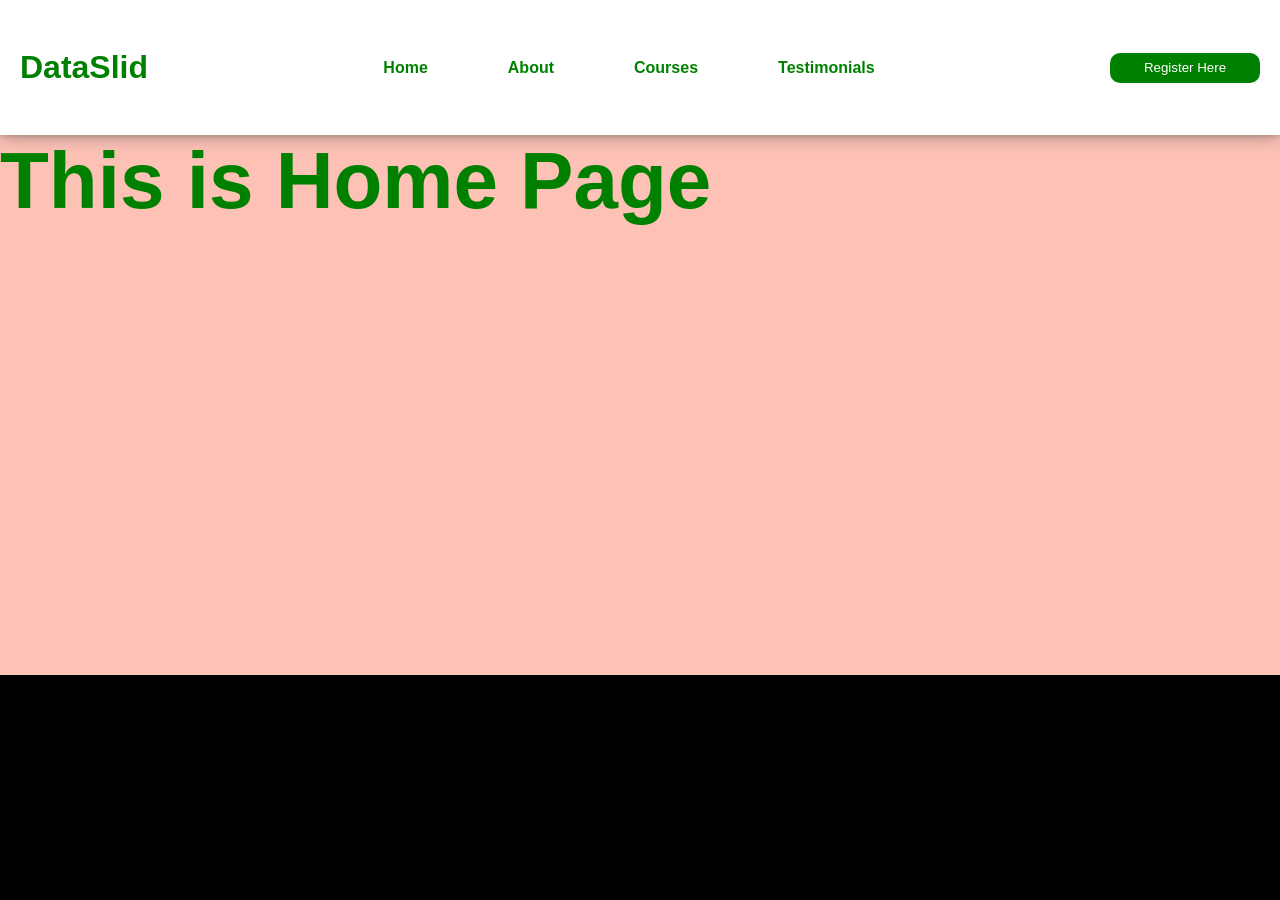
<file: index.html>
<!DOCTYPE html>
<html lang="en">
<head>
    <meta charset="UTF-8">
    <meta name="viewport" content="width=device-width, initial-scale=1.0">
    <title>CSS</title>
    <link rel="stylesheet" href="./styles.css">
</head>
<body>
    
    

    <header>
         <a href="./index.html">
            <h1>DataSlid</h1>
         </a>

         <nav>
            <ul>
                <li><a href="./index.html">Home</a></li>
                <li><a href="./about.html">About</a></li>
                <li><a href="./courses.html">Courses</a></li>
                <li><a href="./testimonial.html">Testimonials</a></li>
            </ul>
         </nav>

         <button><a href="./register.html">Register Here</a></button>
</header>
    <main>
        <h1>This is Home Page</h1>
    </main>
    <footer>
        <h1>This is Footer</h1>
    </footer>

    
</body>
</html>
</file>
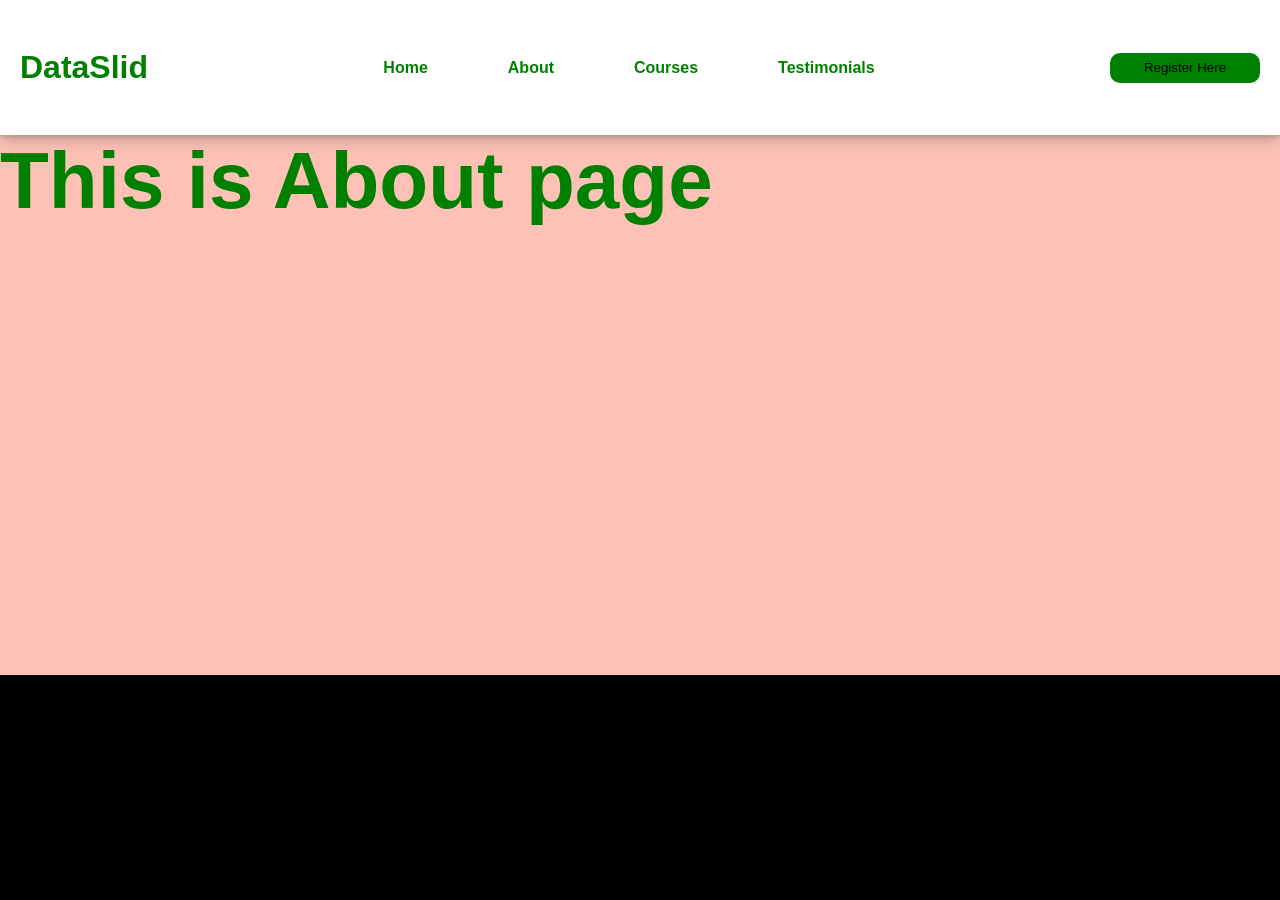
<file: about.html>
<!DOCTYPE html>
<html lang="en">
<head>
    <meta charset="UTF-8">
    <meta name="viewport" content="width=device-width, initial-scale=1.0">
    <title>About</title>
    <link rel="stylesheet" href="./styles.css">
</head>
<body>
    <header>
         <a href="./index.html">
            <h1>DataSlid</h1>
         </a>

         <nav>
            <ul>
                <li><a href="./index.html">Home</a></li>
                <li><a href="./about.html">About</a></li>
                <li><a href="./courses.html">Courses</a></li>
                <li><a href="./testimonial.html">Testimonials</a></li>
            </ul>
         </nav>

         <a href="./register.html"><button>Register Here</button></a>
</header>
    <main>
        <h1>This is About page</h1>
    </main>
    <footer>
        <h1>This is Footer</h1>
    </footer>
</body>
</html>
</file>
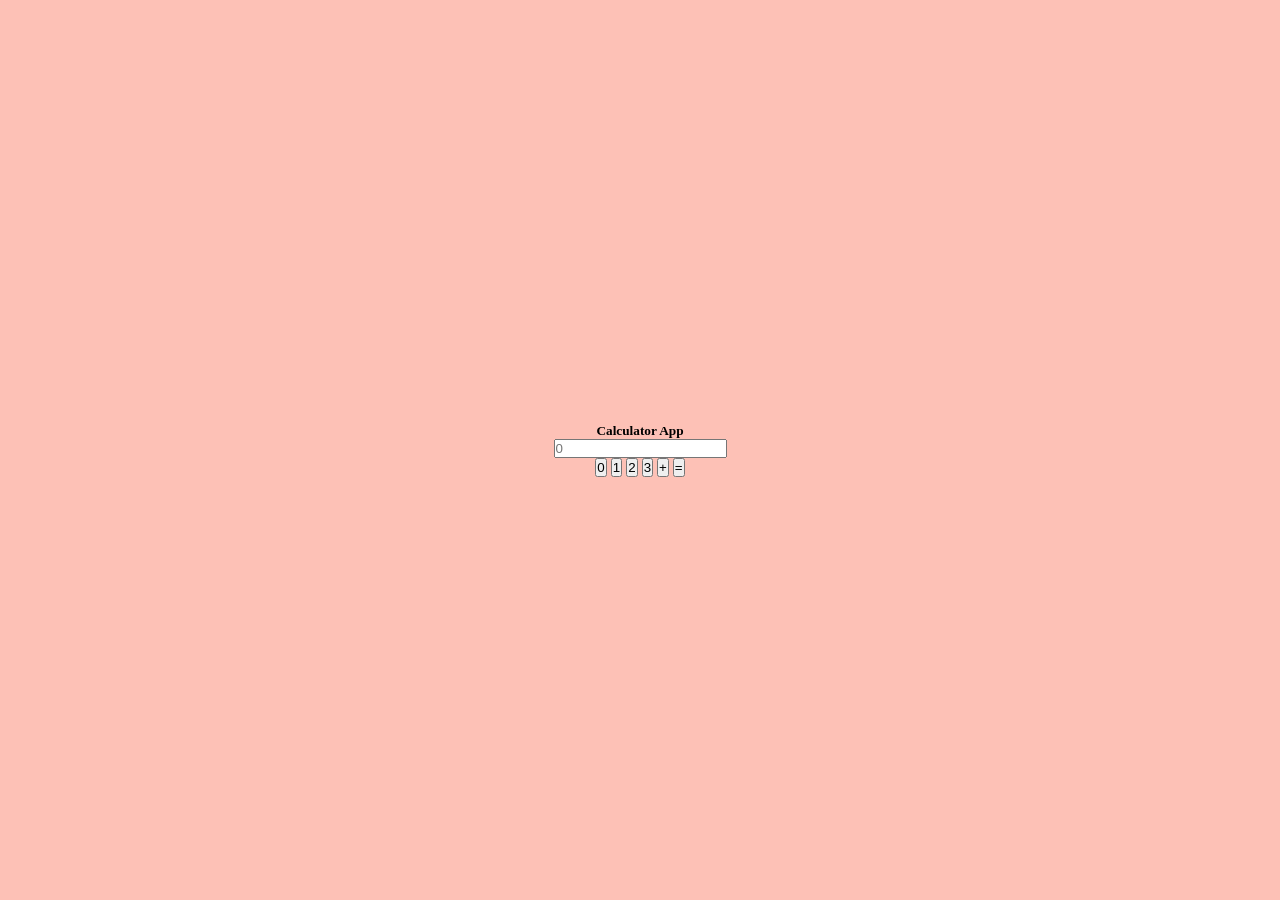
<file: calculator.html>
<!DOCTYPE html>
<html lang="en">
<head>
    <meta charset="UTF-8">
    <meta name="viewport" content="width=device-width, initial-scale=1.0">
    <title>Calculator</title>
    <link rel="stylesheet" href="./calculator.css">
</head>
<body>

    <h5>Calculator App</h5>
     <input id="display" type="text" placeholder="0" readonly>

       <div>
             <button onclick="addToDisplay('0')">0</button>
             <button onclick="addToDisplay('1')">1</button>
             <button onclick="addToDisplay('2')">2</button>
             <button onclick="addToDisplay('3')">3</button>
             <button onclick="addToDisplay('+')">+</button>
             <button onclick="calculate()">=</button>
             

       </div>



    

    
    


    <script src="./calculator.js"></script>
</body>
</html>
</file>
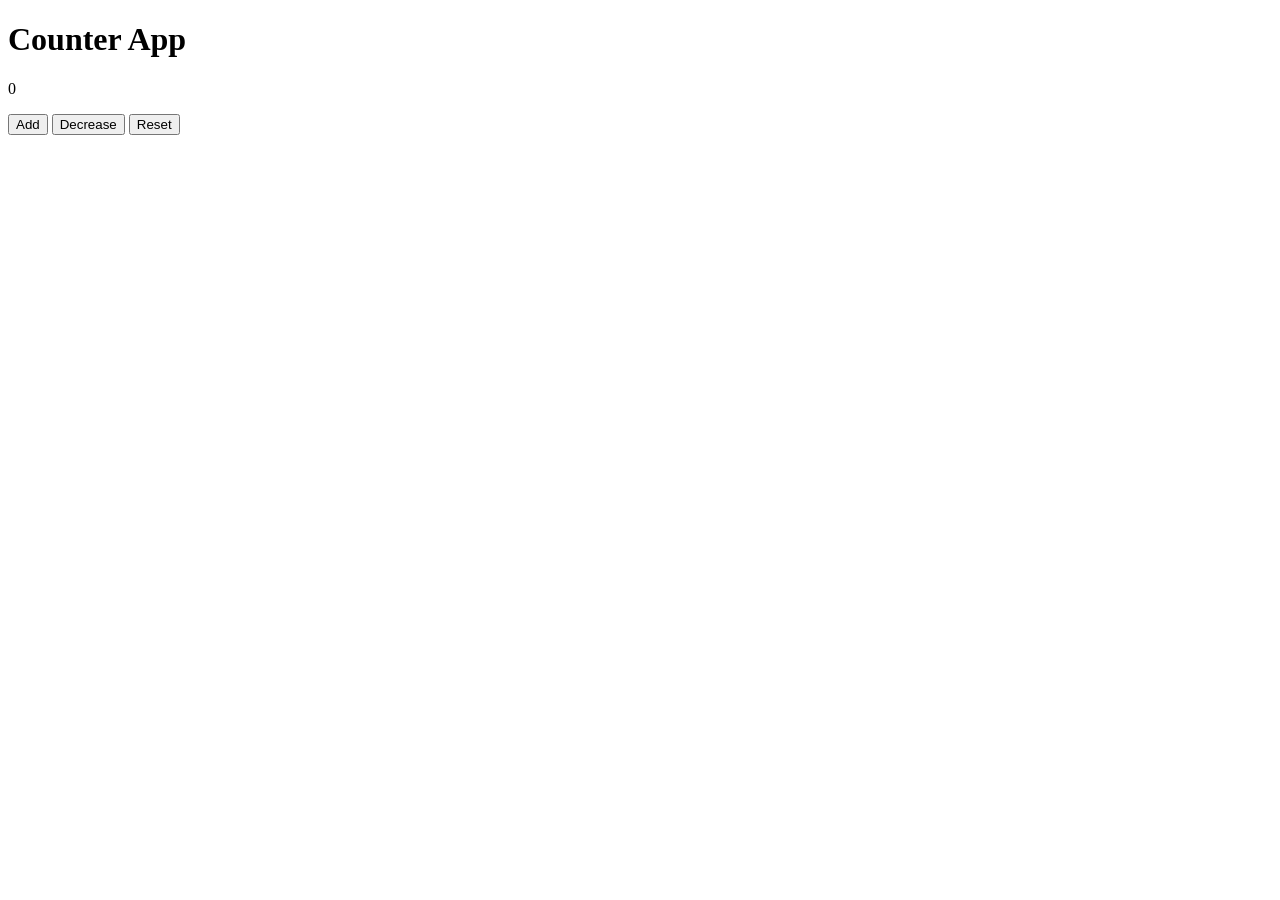
<file: counter.html>
<!DOCTYPE html>
<html lang="en">
<head>
    <meta charset="UTF-8">
    <meta name="viewport" content="width=device-width, initial-scale=1.0">
    <title>Counter</title>
</head>
<body>

                <h1>Counter App</h1>
         <p id="displayCount"></p>
         <button id="addBtn">Add</button>
         <button  id="decBtn">Decrease</button>
         <button id="resetBtn">Reset</button>


    <script>
         const displayCount =   document.getElementById('displayCount')
         const addBtn =   document.getElementById('addBtn')
         const decBtn =   document.getElementById('decBtn')
         const resetBtn =   document.getElementById('resetBtn')

         let count = 0;

         displayCount.innerText =  count;

         addBtn.addEventListener('click', ()=>{
             count =  count + 1

             displayCount.innerText = count

             


         })

          decBtn.addEventListener('click', ()=>{
             count =  count - 1

             displayCount.innerText = count

             


         })


         resetBtn.addEventListener('click', ()=> {
            count = 0
            displayCount.innerText = count
         })


    </script>
</body>
</html>
</file>
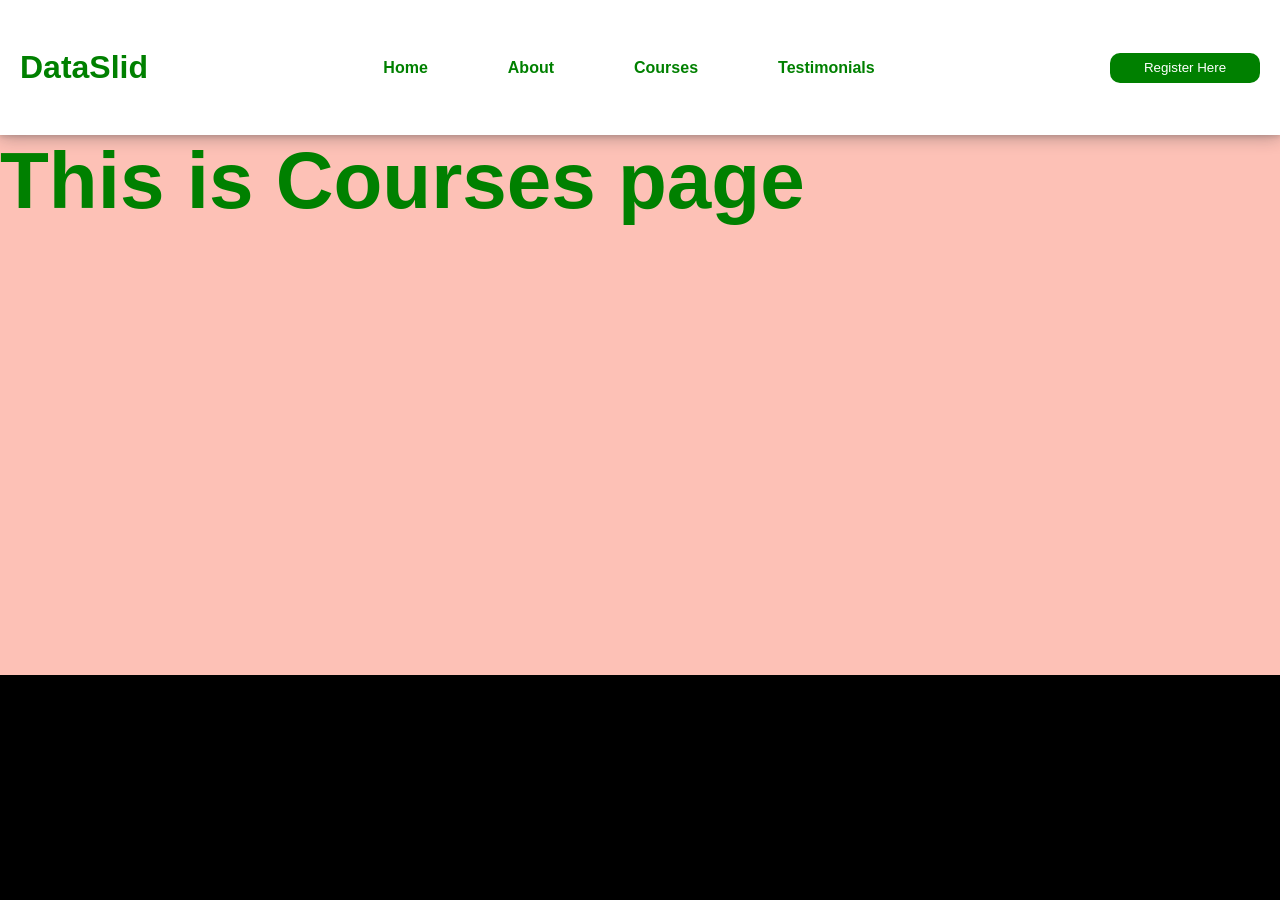
<file: courses.html>
<!DOCTYPE html>
<html lang="en">
<head>
    <meta charset="UTF-8">
    <meta name="viewport" content="width=device-width, initial-scale=1.0">
    <title>Courses</title>
    <link rel="stylesheet" href="./styles.css">

</head>
<body>
      <header>
         <a href="./index.html">
            <h1>DataSlid</h1>
         </a>

         <nav>
            <ul>
                <li><a href="./index.html">Home</a></li>
                <li><a href="./about.html">About</a></li>
                <li><a href="./courses.html">Courses</a></li>
                <li><a href="./testimonial.html">Testimonials</a></li>
            </ul>
         </nav>

         <button><a href="./register.html">Register Here</a></button>
</header>
    <main>
        <h1>This is Courses page</h1>
    </main>
    <footer>
        <h1>This is Footer</h1>
    </footer>
</body>
</html>
</file>
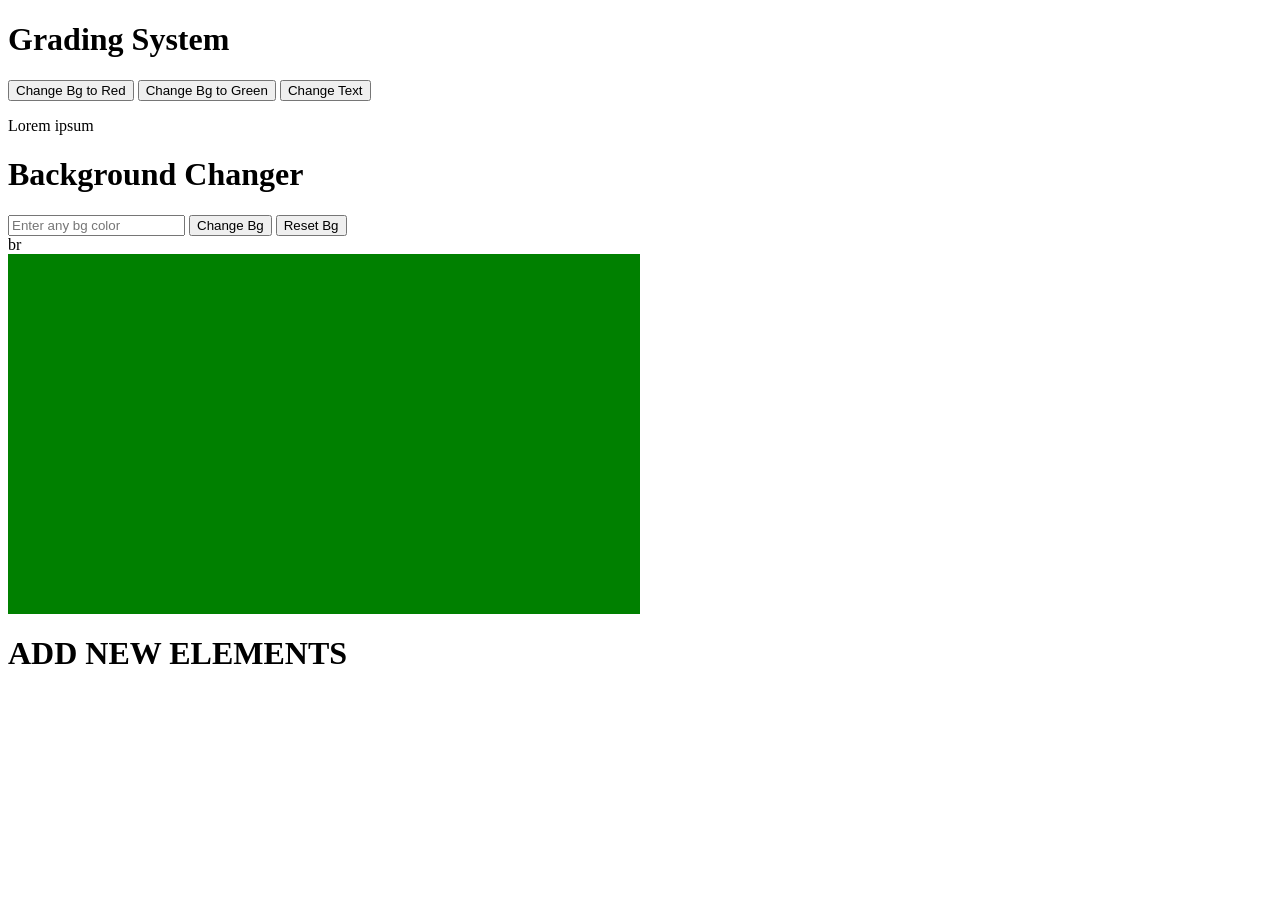
<file: intro.html>
<!DOCTYPE html>
<html lang="en">
<head>
    <meta charset="UTF-8">
    <meta name="viewport" content="width=device-width, initial-scale=1.0">
    <title>Document</title>
   
</head>
<body>
        
              <h1 class="heading">Grading System</h1>
              <button id="redBg">Change Bg to Red</button> 
              <button id="greenBg">Change Bg to Green</button>
              <button id="changeTxt">Change Text</button>

              <p id="greet">You're welcome Dataslid</p> 

                  <h1>Background Changer</h1>

              <input id="colorInput" type="text" placeholder="Enter any bg color"> 
              <button id="changeBg">Change Bg</button>
              <button id="resetBg">Reset Bg</button> <br> br

              <section id="createdCont">

              </section>


               <h1>ADD NEW ELEMENTS</h1>

              <ul style="height:auto; width: 30%; background-color: black; color:white;">
                
              </ul>
              


    <script src="intro.js"></script>
</body>
</html>
</file>
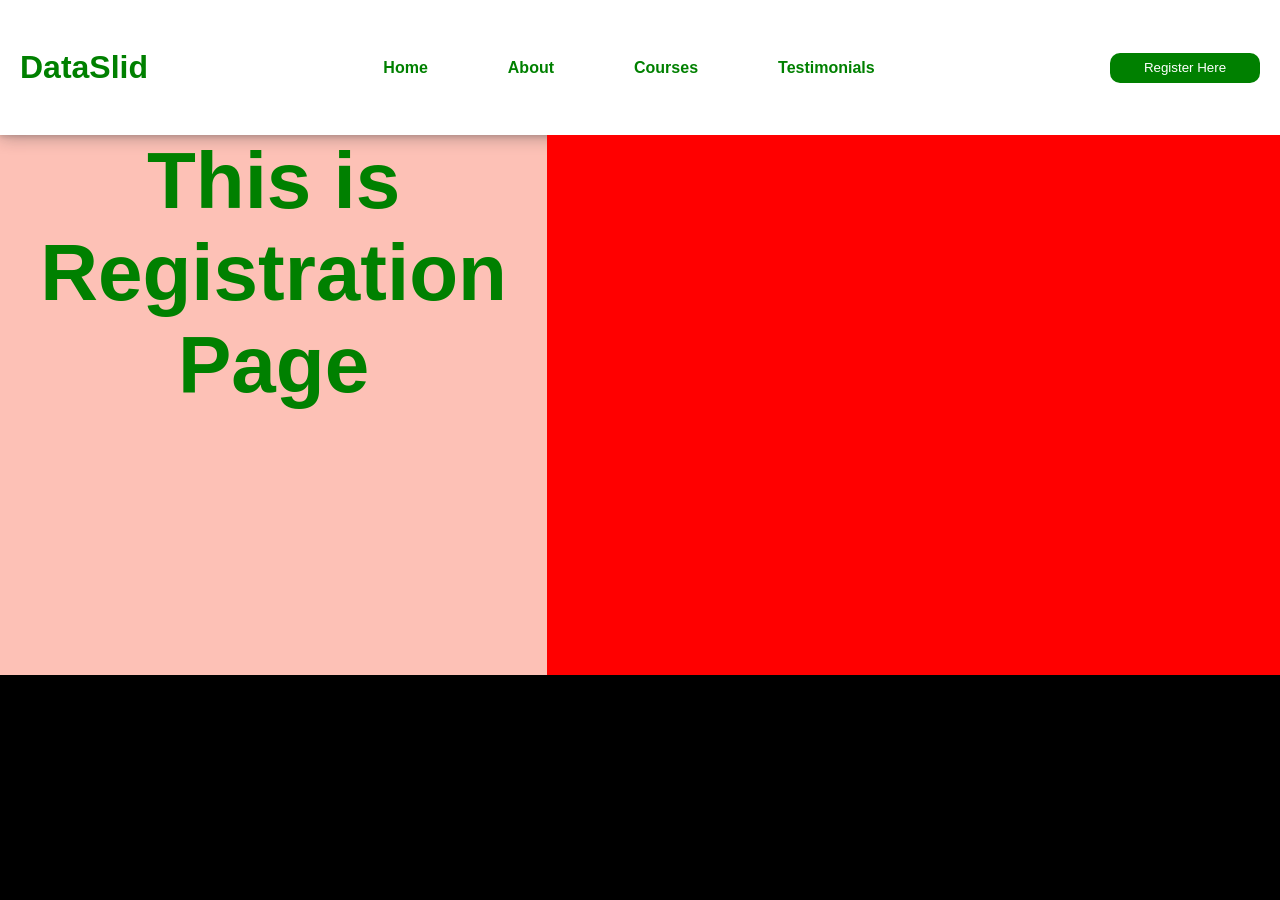
<file: register.html>
<!DOCTYPE html>
<html lang="en">
<head>
    <meta charset="UTF-8">
    <meta name="viewport" content="width=device-width, initial-scale=1.0">
    <title>Registration</title>
    <link rel="stylesheet" href="./styles.css">
</head>
<body>
    <header>
         <a href="./index.html">
            <h1>DataSlid</h1>
         </a>

         <nav>
            <ul>
                <li><a href="./index.html">Home</a></li>
                <li><a href="./about.html">About</a></li>
                <li><a href="./courses.html">Courses</a></li>
                <li><a href="./testimonial.html">Testimonials</a></li>
            </ul>
         </nav>

         <button><a href="./register.html">Register Here</a></button>
</header>
    <main>
        <h1>This is Registration Page</h1>

        <div class="container">
            <div></div>
            <div></div>
            <div></div>
            <div></div>
            <div></div>
            <div></div>
            <div></div>
            <div></div>
        </div>

         <div class="container2">
            <div></div>
            <div></div>
            <div></div>
            <div></div>
            <div></div>
            <div></div>
            <div></div>
            <div></div>
        </div>

        <div class="cont">
            
        </div>
            
    </main>
    <footer>
        <h1>This is Footer</h1>
    </footer>
</body>
</html>
</file>
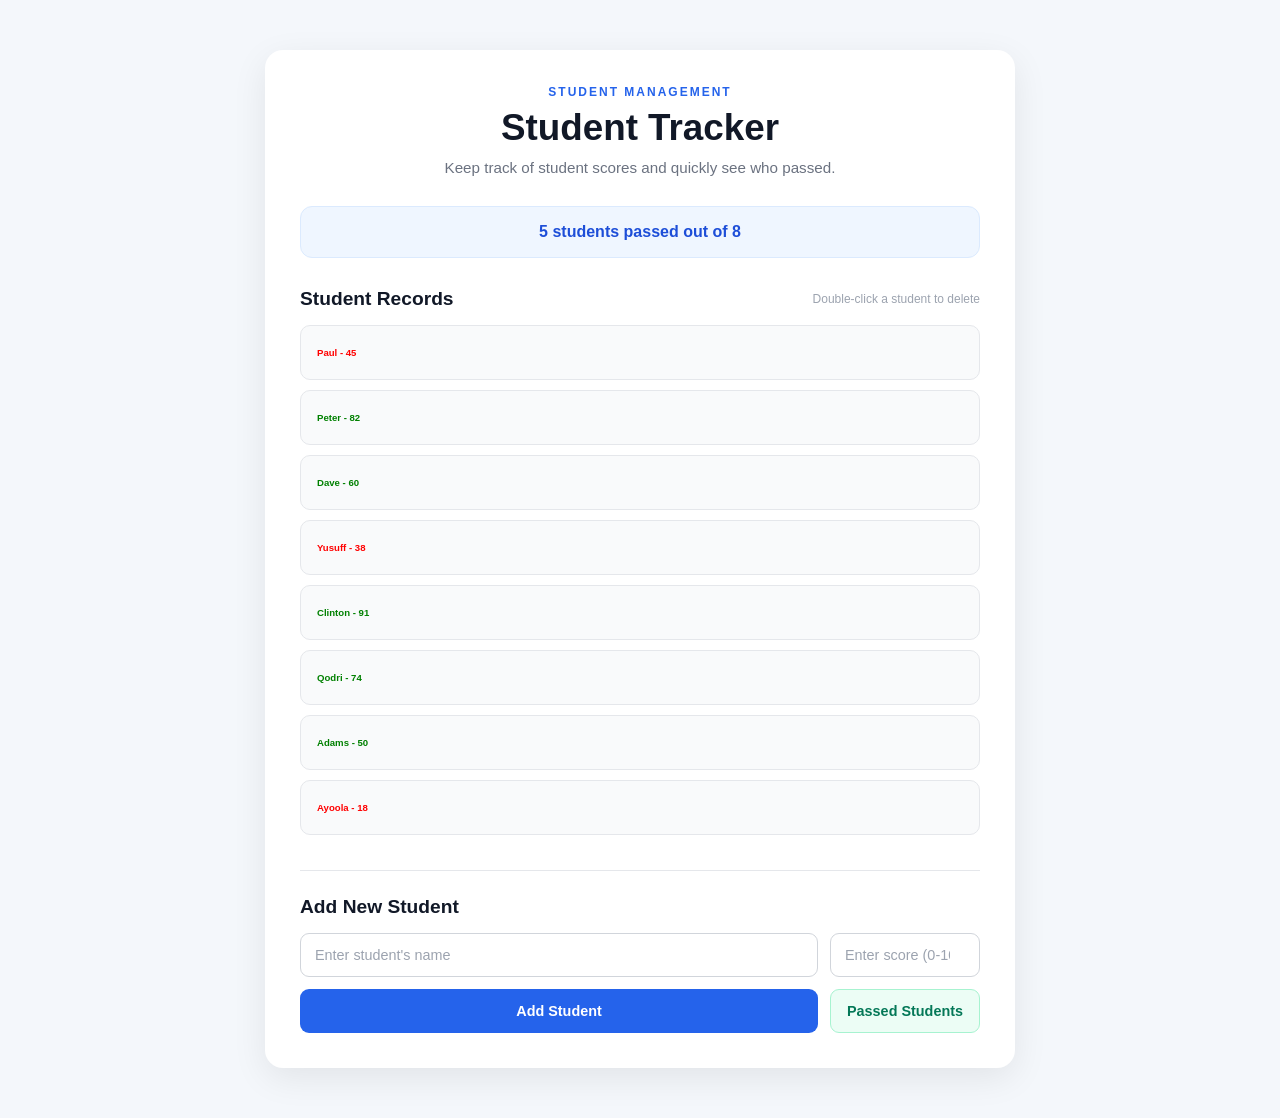
<file: studentTracker.html>
<!doctype html>
<html lang="en">
  <head>
    <meta charset="UTF-8" />
    <meta name="viewport" content="width=device-width, initial-scale=1.0" />
    <title>Student Tracker App</title>
    <link rel="stylesheet" href="./studentTacker.css" />
  </head>
  <body>
     <main class="app">

    <header class="app-header">
      <p class="eyebrow">STUDENT MANAGEMENT</p>
      <h1>Student Tracker</h1>
      <p class="subtitle">
        Keep track of student scores and quickly see who passed.
      </p>
    </header>

    <section class="summary">
      <p id="report"></p>
    </section>

    <section class="students-section">
      <div class="section-heading">
        <h2>Student Records</h2>
        <span>Double-click a student to delete</span>
      </div>

      <ul id="studentList"></ul>
    </section>

    <section class="add-section">
      <h2>Add New Student</h2>

      <div class="form">
        <input
          id="newStudentName"
          type="text"
          placeholder="Enter student's name"
        />

        <input
          id="newStudentScore"
          type="number"
          placeholder="Enter score (0-100)"
        />

        <button id="addStudentBtn">
          Add Student
        </button>

        <button id="passBtn" class="secondary-btn">
          Passed Students
        </button>
      </div>
    </section>

  </main>

    <script>
      //    Week 1 Project — Build a Student Score Tracker
      // This is a real mini-app. No tutorials, no copy-pasting. You build it yourself using everything from this week.

      // The scenario
      // You're building a simple student score tracker for a teacher. The teacher needs to see which students passed and which failed, and get a summary of the results.

      // What you must build
      // A single index.html file that does the following:
      // 1. Has this data hardcoded in JavaScript:
      // javascriptconst students = [
      //   { name: "Amina", score: 45 },
      //   { name: "Tunde", score: 82 },
      //   { name: "Chidi", score: 60 },
      //   { name: "Ngozi", score: 38 },
      //   { name: "Emeka", score: 91 }
      // ];
      // 2. On page load, displays:

      // A list of all students with their scores
      // Each student shown as: "Tunde — 82 points"
      // Students who scored 50 and above shown in green
      // Students who scored below 50 shown in red

      const defaultStudents = [
        { name: "Paul", score: 45 },
        { name: "Peter", score: 82 },
        { name: "Dave", score: 60 },
        { name: "Yusuff", score: 38 },
        { name: "Clinton", score: 91 },
        { name: "Qodri", score: 74 },
        { name: "Adams", score: 50 },
        { name: "Ayoola", score: 18 },
      ];

      const savedStudents = localStorage.getItem("students");
      const studentsArray = JSON.parse(savedStudents);

      let students;

      if (savedStudents) {
        students = JSON.parse(savedStudents);
      } else {
        students = defaultStudents;
      }

      const saveStudents = () => {
        localStorage.setItem("students", JSON.stringify(students));
      };

      const studentList = document.getElementById("studentList");
      const newStudentName = document.getElementById("newStudentName");
      const newStudentScore = document.getElementById("newStudentScore");
      const addStudentBtn = document.getElementById("addStudentBtn");
      const passBtn = document.getElementById("passBtn");
      const report = document.getElementById("report");

      const displayList = (array) => {
        studentList.innerHTML = "";
        array.forEach((x) => {
          const li = document.createElement("li");
          li.innerText = `${x.name} -  ${x.score}`;
          li.style.color = x.score >= 50 ? "green" : "red";
          li.style.fontSize = "0.6rem";
          studentList.append(li);

          li.addEventListener("dblclick", () => {
            const delButton = document.createElement("button");
            delButton.innerText = "Del";

            li.append(delButton);

            delButton.addEventListener('click', ()=>{
              students = students.filter((student)=>student.name !== x.name)
              saveStudents()
              displayList(students)
            })

            
          })
        });
      };

      displayList(students);

      let passed = students.filter((student) => student.score >= 50);
      console.log(passed);

      report.innerText = `${passed.length} students passed out of ${students.length}`;

      passBtn.addEventListener("click", () => {
        displayList(passed);
      });

      const addNewStudent = () => {
        const studentName = newStudentName.value;
        const studentScore = Number(newStudentScore.value);

        if (
          studentName.trim() === "" ||
          studentScore <= 0 ||
          studentScore > 100
        )
          return;

        const newStudent = {
          name: studentName,
          score: studentScore,
        };

        students.push(newStudent);
        saveStudents();

        passed = students.filter((student) => student.score >= 50);
        displayList(students);

        newStudentName.value = "";
        newStudentScore.value = "";

        report.innerText = `${passed.length} students passed out of ${students.length}`;
      };

      addStudentBtn.addEventListener("click", () => {
        addNewStudent();
        displayList(students);
      });
    </script>
  </body>
</html>
</file>
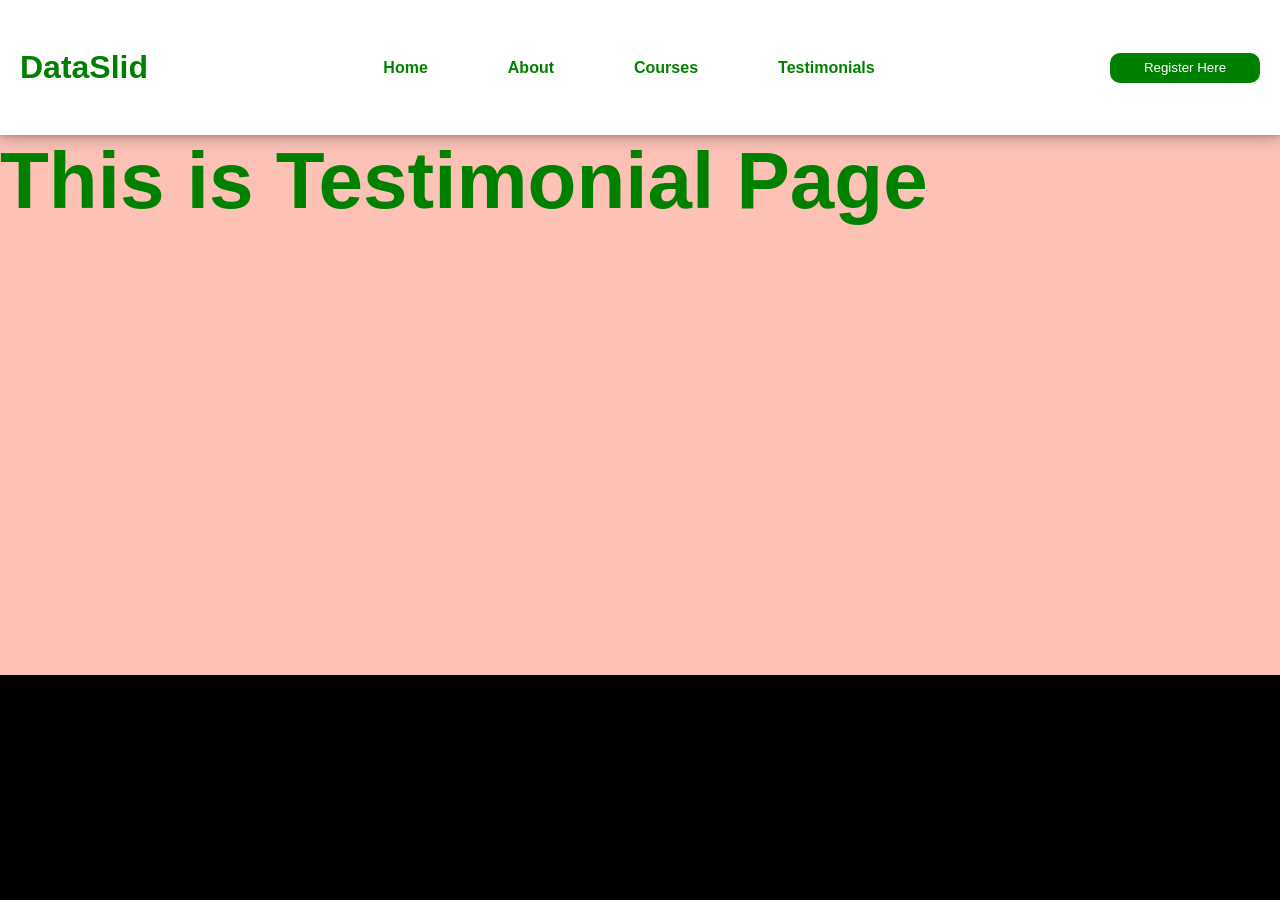
<file: testimonial.html>
<!DOCTYPE html>
<html lang="en">
<head>
    <meta charset="UTF-8">
    <meta name="viewport" content="width=device-width, initial-scale=1.0">
    <title>Testiomonial</title>
    <link rel="stylesheet" href="./styles.css">
</head>
<body>
    <header>
         <a href="./index.html">
            <h1>DataSlid</h1>
         </a>

         <nav>
            <ul>
                <li><a href="./index.html">Home</a></li>
                <li><a href="./about.html">About</a></li>
                <li><a href="./courses.html">Courses</a></li>
                <li><a href="./testimonial.html">Testimonials</a></li>
            </ul>
         </nav>

         <button><a href="./register.html">Register Here</a></button>
</header>
    <main>
        <h1>This is Testimonial Page</h1>
    </main>
    <footer>
        <h1>This is Footer</h1>
    </footer>
</body>
</html>
</file>
<file: styles.css>
*{
    margin: 0;
    padding: 0;
    box-sizing: border-box;
    font-family: Arial, Helvetica, sans-serif;
    
}

body{
    min-height: 100vh;
    width: 100%;
    background-color:rgb(253, 193, 182);
    display: flex;
    flex-direction:column;
   
}


header{
    height: 15vh;
    width: 100%;
    background-color: #fff;
    box-shadow: rgba(14, 30, 37, 0.12) 0px 2px 4px 0px, rgba(14, 30, 37, 0.32) 0px 2px 16px 0px;
    display: flex;
    gap: 20px;
    justify-content:space-between;
    padding: 0 20px;
    align-items:center;
}

header a {
    text-decoration: none;
    color: green;
}

main{
    height:60vh;
    width: 100%;
    display: flex;
}



footer{
    height: 25vh;
    width: 100%;
    background-color: black;
}

main h1{
    color: green;
    font-size:5rem ;
    text-align: center;
}

header nav ul {
    display: flex;
    gap: 5rem;
    list-style: none;
}

header nav ul li a {
    text-decoration: none;
    color: green;
    font-weight:bold;
}
/* header nav ul li a:hover {
    text-decoration: underline;
    color: red
} */

header nav ul li a:visited {
    text-decoration: underline;
    color:purple;
}


header button {
    border: none;
  
     background-color: green;
     height: 30px;
     width: 150px;
     border-radius: 10px;
}

header button a  {
    color: white;
    text-decoration: none;

}

.container{
    width: 100%;
    min-height: 70vh;
    background-color: red;
    display: flex;
    gap: 10px;
    flex-wrap: wrap;
}

.container div:nth-child() {
   background-color: yellow;
} 
.container div {
  height:20vh ;
  width:30% ;
  background-color:blue;
}

.container2 {
    display: grid;
    height: 50vh;
    width: 100%;
    background-color: tomato;
    grid-template-columns: repeat(4,1fr);
    gap: 10px;
    
}

.container2 div{
    background-color: teal;
  
}


@media screen and (max-width: 600px) {
     header{
        width: 100%;
        background-color: yellow;
     }

     header nav {
        display: none;
     }
}

.cont {
    height: 50vh;
    width: 100%;
    background-color: blueviolet;
}
</file>
<file: calculator.css>
*{
    margin: 0;
    padding: 0;
    box-sizing: border-box;
} 

body{
    min-height: 100vh;
    width: 100%;
    background-color: rgb(253, 193, 182);
    display: flex;
    flex-direction: column;
    justify-content: center;
    align-items: center;
}
</file>
<file: studentTacker.css>
/* *{
    margin: 0;
    padding: 0;
    box-sizing: border-box;
}


body{
 min-height: 100vh;
 width: 100%;
 background-color: blue;
 color:white;
 font-family: system-ui, -apple-system, BlinkMacSystemFont, 'Segoe UI', Roboto, Oxygen, Ubuntu, Cantarell, 'Open Sans', 'Helvetica Neue', sans-serif;
 display: flex;
 justify-content: center;
 align-items: center;
 flex-direction: column;
}

#studentList {
    min-height: 50vh;
    width: 50%;
    background-color:white;
    color:blue;
    padding: 20px;
    border-radius: 5px;
    box-shadow: rgba(14, 30, 37, 0.12) 0px 2px 4px 0px, rgba(14, 30, 37, 0.32) 0px 2px 16px 0px;
    display: flex;
    flex-direction: column;
    align-items: center;
    list-style: none;
    
} */



/* =========================
   RESET
========================= */

* {
  margin: 0;
  padding: 0;
  box-sizing: border-box;
}


/* =========================
   BODY
========================= */

body {
  min-height: 100vh;
  font-family: Arial, Helvetica, sans-serif;
  background: #f4f7fb;
  color: #1f2937;

  display: flex;
  justify-content: center;
  align-items: flex-start;

  padding: 50px 20px;
}


/* =========================
   MAIN APP
========================= */

.app {
  width: 100%;
  max-width: 750px;

  background: white;

  border-radius: 18px;

  padding: 35px;

  box-shadow: 0 10px 35px rgba(0, 0, 0, 0.08);
}


/* =========================
   HEADER
========================= */

.app-header {
  text-align: center;
  margin-bottom: 30px;
}

.eyebrow {
  font-size: 0.75rem;
  font-weight: 700;
  letter-spacing: 2px;
  color: #2563eb;

  margin-bottom: 8px;
}

h1 {
  font-size: 2.3rem;
  color: #111827;

  margin-bottom: 10px;
}

.subtitle {
  color: #6b7280;
  font-size: 0.95rem;
}


/* =========================
   SUMMARY
========================= */

.summary {
  background: #eff6ff;

  border: 1px solid #dbeafe;

  border-radius: 12px;

  padding: 16px;

  margin-bottom: 30px;

  text-align: center;
}

#report {
  color: #1d4ed8;
  font-weight: 600;
}


/* =========================
   STUDENT SECTION
========================= */

.students-section {
  margin-bottom: 35px;
}

.section-heading {
  display: flex;
  justify-content: space-between;
  align-items: center;

  margin-bottom: 15px;
}

.section-heading h2,
.add-section h2 {
  font-size: 1.2rem;
  color: #111827;
}

.section-heading span {
  font-size: 0.75rem;
  color: #9ca3af;
}


/* =========================
   STUDENT LIST
========================= */

#studentList {
  list-style: none;

  display: flex;
  flex-direction: column;

  gap: 10px;
}


/*
  Your JavaScript creates
  the <li> elements dynamically.
*/

#studentList li {
  min-height: 55px;

  display: flex;
  align-items: center;

  padding: 14px 16px;

  background: #f9fafb;

  border: 1px solid #e5e7eb;

  border-radius: 10px;

  font-size: 0.95rem;
  font-weight: 600;

  transition: 0.2s ease;
}

#studentList li:hover {
  transform: translateX(3px);

  border-color: #bfdbfe;

  background: #f8fbff;
}


/* =========================
   DELETE BUTTON
========================= */

#studentList li button {
  margin-left: auto;

  border: none;

  background: #fee2e2;

  color: #dc2626;

  padding: 6px 10px;

  border-radius: 6px;

  font-size: 0.75rem;

  font-weight: 600;

  cursor: pointer;

  transition: 0.2s ease;
}

#studentList li button:hover {
  background: #dc2626;
  color: white;
}


/* =========================
   ADD STUDENT SECTION
========================= */

.add-section {
  border-top: 1px solid #e5e7eb;

  padding-top: 25px;
}

.add-section h2 {
  margin-bottom: 15px;
}


/* =========================
   FORM
========================= */

.form {
  display: grid;

  grid-template-columns: 1fr 150px;

  gap: 12px;
}

.form input {
  width: 100%;

  padding: 13px 14px;

  border: 1px solid #d1d5db;

  border-radius: 9px;

  outline: none;

  font-size: 0.9rem;

  background: white;

  transition: 0.2s ease;
}

.form input:focus {
  border-color: #2563eb;

  box-shadow: 0 0 0 3px rgba(37, 99, 235, 0.1);
}

.form input::placeholder {
  color: #9ca3af;
}


/* =========================
   BUTTONS
========================= */

.form button {
  border: none;

  border-radius: 9px;

  padding: 13px 16px;

  font-size: 0.9rem;

  font-weight: 600;

  cursor: pointer;

  transition: 0.2s ease;
}


/* Add Student */

#addStudentBtn {
  background: #2563eb;

  color: white;

  grid-column: span 1;
}

#addStudentBtn:hover {
  background: #1d4ed8;

  transform: translateY(-1px);
}


/* Passed Students */

.secondary-btn {
  background: #ecfdf5;

  color: #047857;

  border: 1px solid #a7f3d0 !important;
}

.secondary-btn:hover {
  background: #047857;

  color: white;
}


/* =========================
   RESPONSIVE DESIGN
========================= */

@media (max-width: 600px) {

  body {
    padding: 20px 12px;
  }

  .app {
    padding: 25px 18px;

    border-radius: 14px;
  }

  h1 {
    font-size: 1.8rem;
  }

  .section-heading {
    flex-direction: column;

    align-items: flex-start;

    gap: 5px;
  }

  .form {
    grid-template-columns: 1fr;
  }

  #addStudentBtn {
    grid-column: auto;
  }

}
</file>
